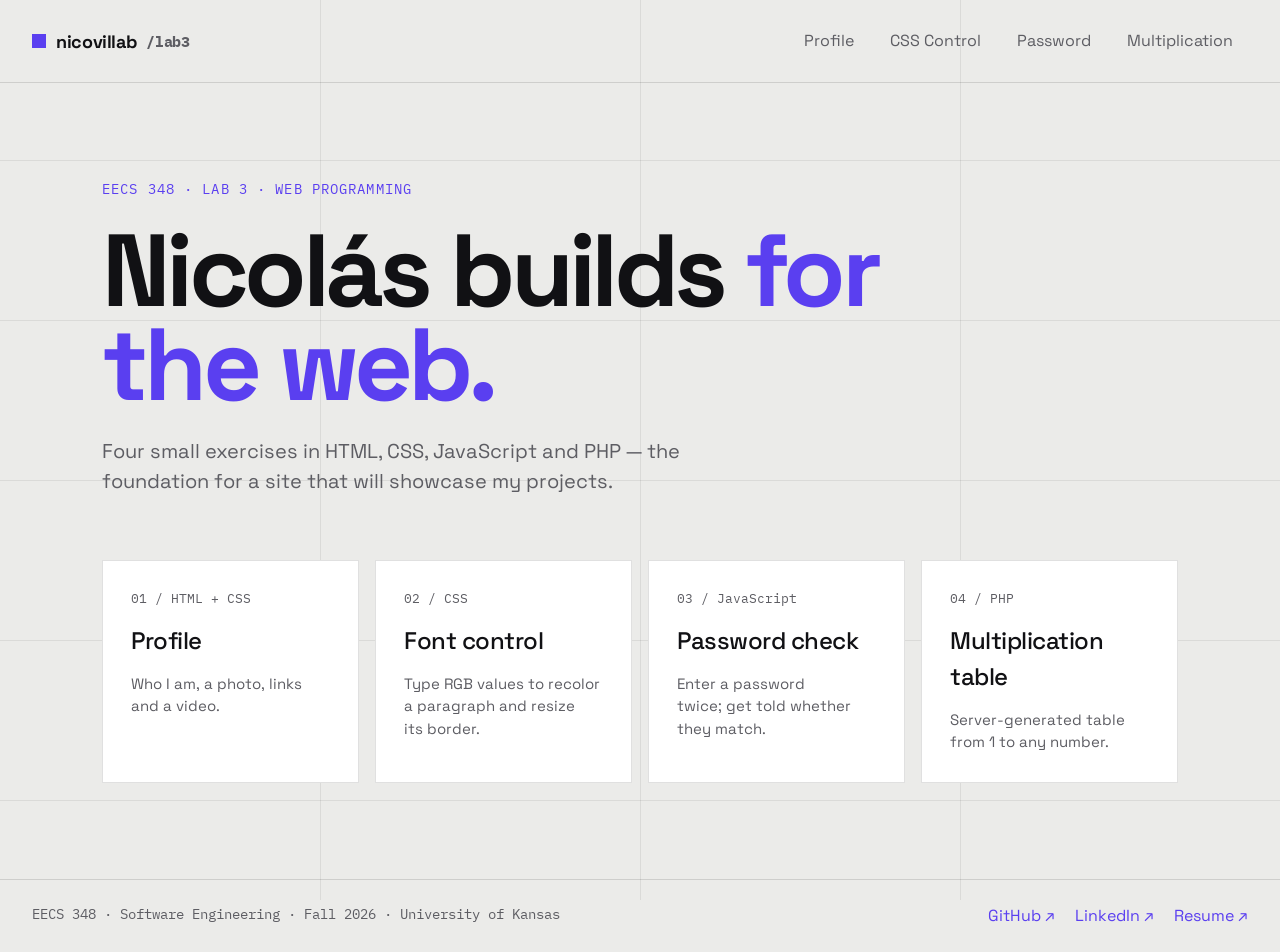
<file: site/index.html>
<!DOCTYPE html>
<html lang="en">
<head>
<meta charset="UTF-8">
<meta name="viewport" content="width=device-width, initial-scale=1">
<title>Home · Nicolás Villalobos</title>
<link rel="preconnect" href="https://fonts.googleapis.com">
<link href="https://fonts.googleapis.com/css2?family=Space+Grotesk:wght@400;500;700&family=IBM+Plex+Mono:wght@400;500&display=swap" rel="stylesheet">
<link rel="stylesheet" href="style.css">
<script src="script.js" defer></script>
</head>
<body>
<header class="nav">
  <a class="brand" href="index.html"><span class="sq"></span>nicovillab<span class="mono">/lab3</span></a>
  <nav>
    <a href="practice1.html">Profile</a>
    <a href="practice2.html">CSS Control</a>
    <a href="practice3.html">Password</a>
    <a href="practice4.php">Multiplication</a>
  </nav>
</header>
<main class="wrap">
  <section class="hero">
    <div class="eyebrow">EECS 348 · Lab 3 · Web Programming</div>
    <h1>Nicolás builds <em>for the web.</em></h1>
    <p class="lede">Four small exercises in HTML, CSS, JavaScript and PHP — the foundation for a site that will showcase my projects.</p>
  </section>
  <section class="grid">
    <a class="card" href="practice1.html"><span class="num">01 / HTML + CSS</span><h3>Profile</h3><p>Who I am, a photo, links and a video.</p></a>
    <a class="card" href="practice2.html"><span class="num">02 / CSS</span><h3>Font control</h3><p>Type RGB values to recolor a paragraph and resize its border.</p></a>
    <a class="card" href="practice3.html"><span class="num">03 / JavaScript</span><h3>Password check</h3><p>Enter a password twice; get told whether they match.</p></a>
    <a class="card" href="practice4.php"><span class="num">04 / PHP</span><h3>Multiplication table</h3><p>Server-generated table from 1 to any number.</p></a>
  </section>
</main>
<footer class="foot">
  <span class="mono">EECS 348 · Software Engineering · Fall 2026 · University of Kansas</span>
  <div class="links"><a href="https://github.com/nicovillab" target="_blank" rel="noopener">GitHub ↗</a><a href="https://www.linkedin.com/in/nicolas--villalobos/" target="_blank" rel="noopener">LinkedIn ↗</a><a href="Nicolas_Villalobos_Resume.pdf" target="_blank" rel="noopener">Resume ↗</a></div>
</footer>
</body>
</html>
</file>
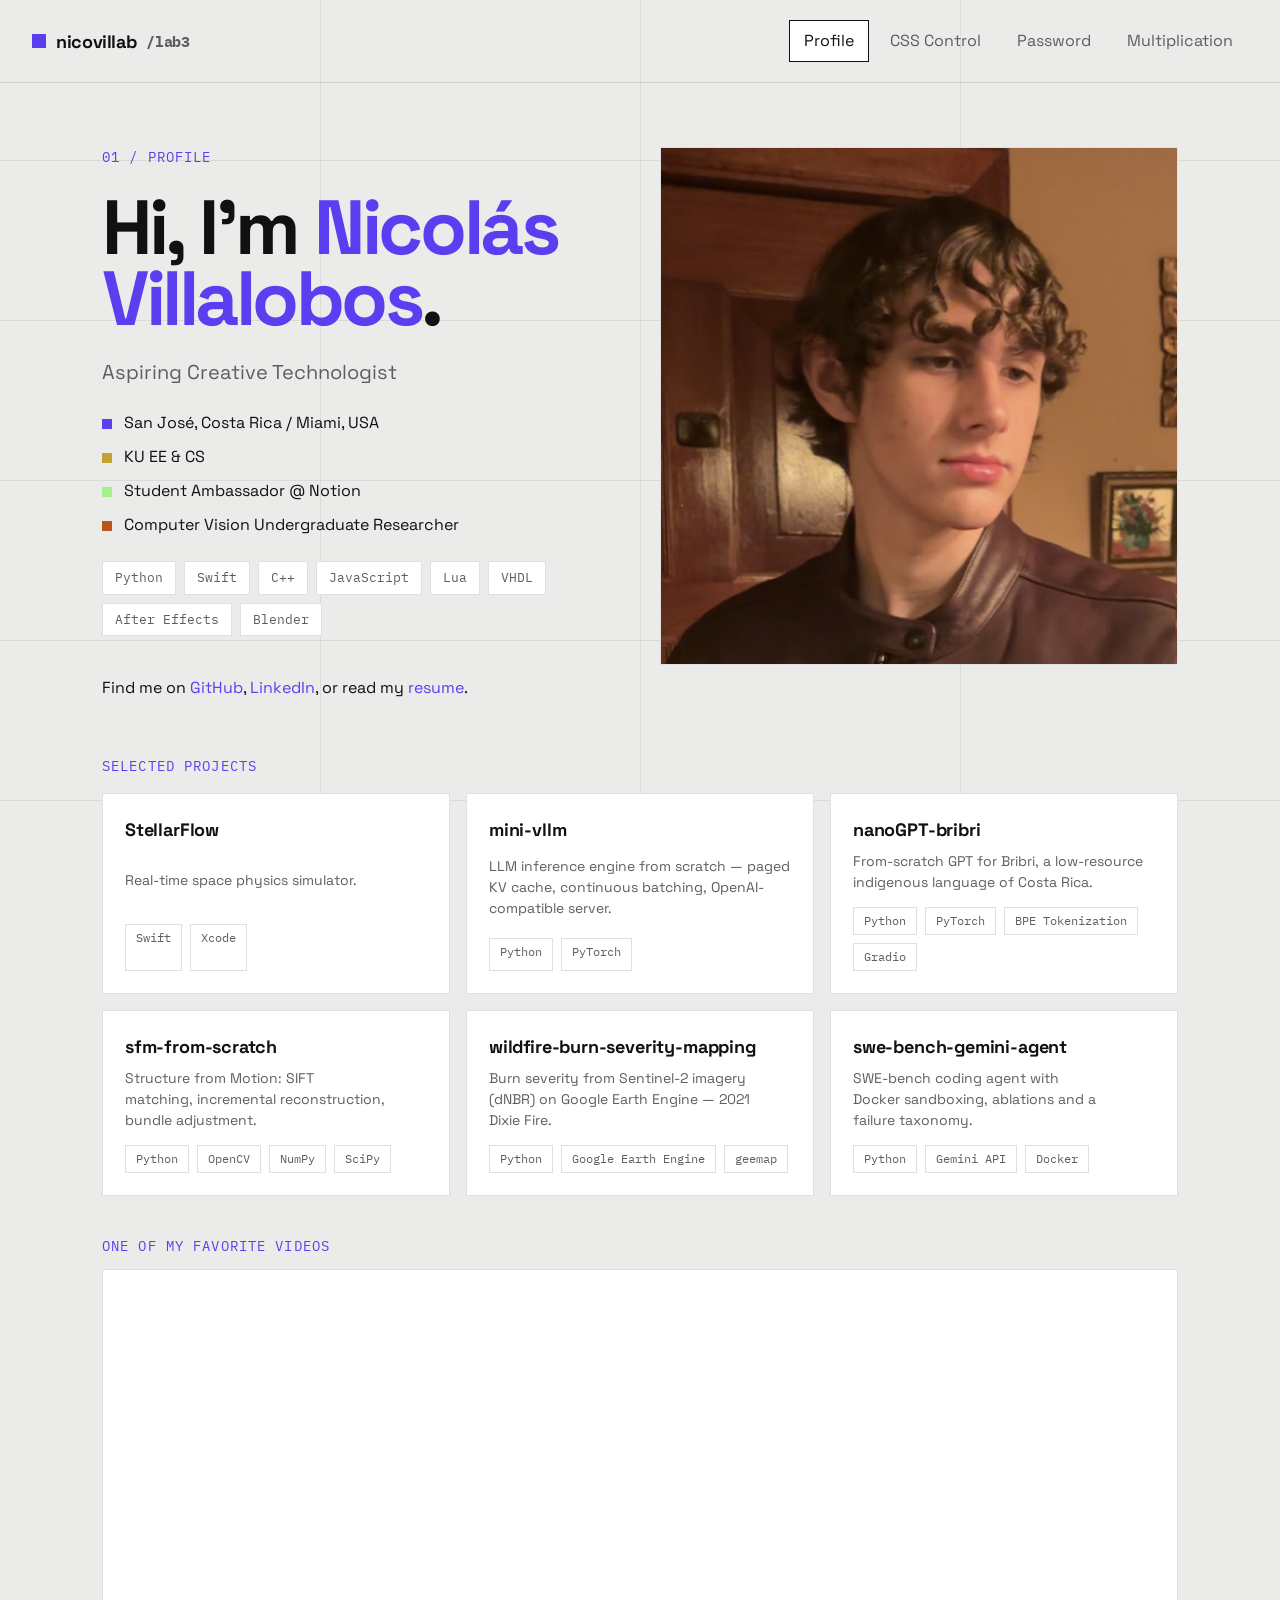
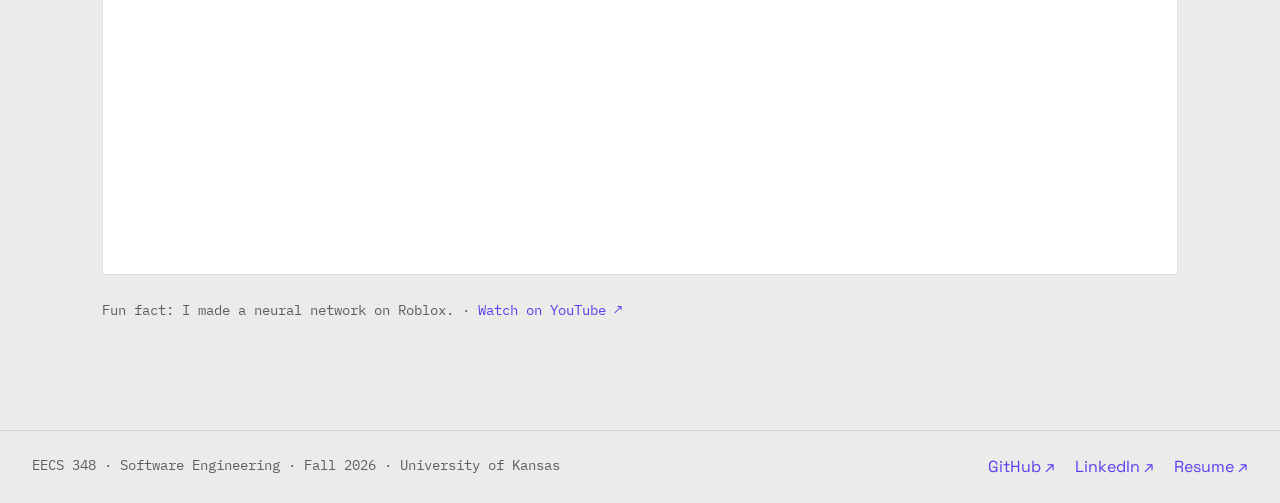
<file: site/practice1.html>
<!DOCTYPE html>
<html lang="en">
<head>
<meta charset="UTF-8">
<meta name="viewport" content="width=device-width, initial-scale=1">
<title>Profile · Nicolás Villalobos</title>
<link rel="preconnect" href="https://fonts.googleapis.com">
<link href="https://fonts.googleapis.com/css2?family=Space+Grotesk:wght@400;500;700&family=IBM+Plex+Mono:wght@400;500&display=swap" rel="stylesheet">
<link rel="stylesheet" href="style.css">
<script src="script.js" defer></script>
</head>
<body>
<header class="nav">
  <a class="brand" href="index.html"><span class="sq"></span>nicovillab<span class="mono">/lab3</span></a>
  <nav>
    <a href="practice1.html" class="on">Profile</a>
    <a href="practice2.html">CSS Control</a>
    <a href="practice3.html">Password</a>
    <a href="practice4.php">Multiplication</a>
  </nav>
</header>
<main class="wrap page">
  <div class="two">
    <div style="display:grid;gap:24px">
      <div class="eyebrow">01 / Profile</div>
      <h1>Hi, I'm <em class="hue">Nicolás Villalobos</em>.</h1>
      <p class="lede">Aspiring Creative Technologist</p>
      <ul class="facts">
        <li>San José, Costa Rica / Miami, USA</li>
        <li>KU EE &amp; CS</li>
        <li>Student Ambassador @ Notion</li>
        <li>Computer Vision Undergraduate Researcher</li>
      </ul>
      <div class="tags"><span>Python</span><span>Swift</span><span>C++</span><span>JavaScript</span><span>Lua</span><span>VHDL</span><span>After Effects</span><span>Blender</span></div>
      <p>Find me on <a href="https://github.com/nicovillab" target="_blank" rel="noopener">GitHub</a>, <a href="https://www.linkedin.com/in/nicolas--villalobos/" target="_blank" rel="noopener">LinkedIn</a>, or read my <a href="Nicolas_Villalobos_Resume.pdf" target="_blank" rel="noopener">resume</a>.</p>
    </div>
    <img class="photo" src="profile.png" alt="Nicolás Villalobos">
  </div>
  <div style="display:grid;gap:16px">
    <div class="eyebrow">Selected projects</div>
    <div class="projects">
      <a class="proj" href="https://github.com/nicovillab/StellarFlow" target="_blank" rel="noopener"><strong>StellarFlow</strong><span>Real-time space physics simulator.</span><div class="tags"><span>Swift</span><span>Xcode</span></div></a>
      <a class="proj" href="https://github.com/nicovillab/mini-vllm" target="_blank" rel="noopener"><strong>mini-vllm</strong><span>LLM inference engine from scratch — paged KV cache, continuous batching, OpenAI-compatible server.</span><div class="tags"><span>Python</span><span>PyTorch</span></div></a>
      <a class="proj" href="https://github.com/nicovillab/nanoGPT-bribri" target="_blank" rel="noopener"><strong>nanoGPT-bribri</strong><span>From-scratch GPT for Bribri, a low-resource indigenous language of Costa Rica.</span><div class="tags"><span>Python</span><span>PyTorch</span><span>BPE Tokenization</span><span>Gradio</span></div></a>
      <a class="proj" href="https://github.com/nicovillab/sfm-from-scratch" target="_blank" rel="noopener"><strong>sfm-from-scratch</strong><span>Structure from Motion: SIFT matching, incremental reconstruction, bundle adjustment.</span><div class="tags"><span>Python</span><span>OpenCV</span><span>NumPy</span><span>SciPy</span></div></a>
      <a class="proj" href="https://github.com/nicovillab/wildfire-burn-severity-mapping" target="_blank" rel="noopener"><strong>wildfire-burn-severity-mapping</strong><span>Burn severity from Sentinel-2 imagery (dNBR) on Google Earth Engine — 2021 Dixie Fire.</span><div class="tags"><span>Python</span><span>Google Earth Engine</span><span>geemap</span></div></a>
      <a class="proj" href="https://github.com/nicovillab/swe-bench-gemini-agent" target="_blank" rel="noopener"><strong>swe-bench-gemini-agent</strong><span>SWE-bench coding agent with Docker sandboxing, ablations and a failure taxonomy.</span><div class="tags"><span>Python</span><span>Gemini API</span><span>Docker</span></div></a>
    </div>
  </div>
  <div style="display:grid;gap:12px">
    <div class="eyebrow">One of my favorite videos</div>
    <div class="video"><iframe src="https://www.youtube-nocookie.com/embed/aircAruvnKk" title="But what is a neural network? — 3Blue1Brown" referrerpolicy="strict-origin-when-cross-origin" allow="accelerometer; clipboard-write; encrypted-media; gyroscope; picture-in-picture; web-share" allowfullscreen></iframe></div>
    <p class="mono">Fun fact: I made a neural network on Roblox. · <a href="https://www.youtube.com/watch?v=aircAruvnKk" target="_blank" rel="noopener">Watch on YouTube ↗</a></p>
  </div>
</main>
<footer class="foot">
  <span class="mono">EECS 348 · Software Engineering · Fall 2026 · University of Kansas</span>
  <div class="links"><a href="https://github.com/nicovillab" target="_blank" rel="noopener">GitHub ↗</a><a href="https://www.linkedin.com/in/nicolas--villalobos/" target="_blank" rel="noopener">LinkedIn ↗</a><a href="Nicolas_Villalobos_Resume.pdf" target="_blank" rel="noopener">Resume ↗</a></div>
</footer>
</body>
</html>
</file>
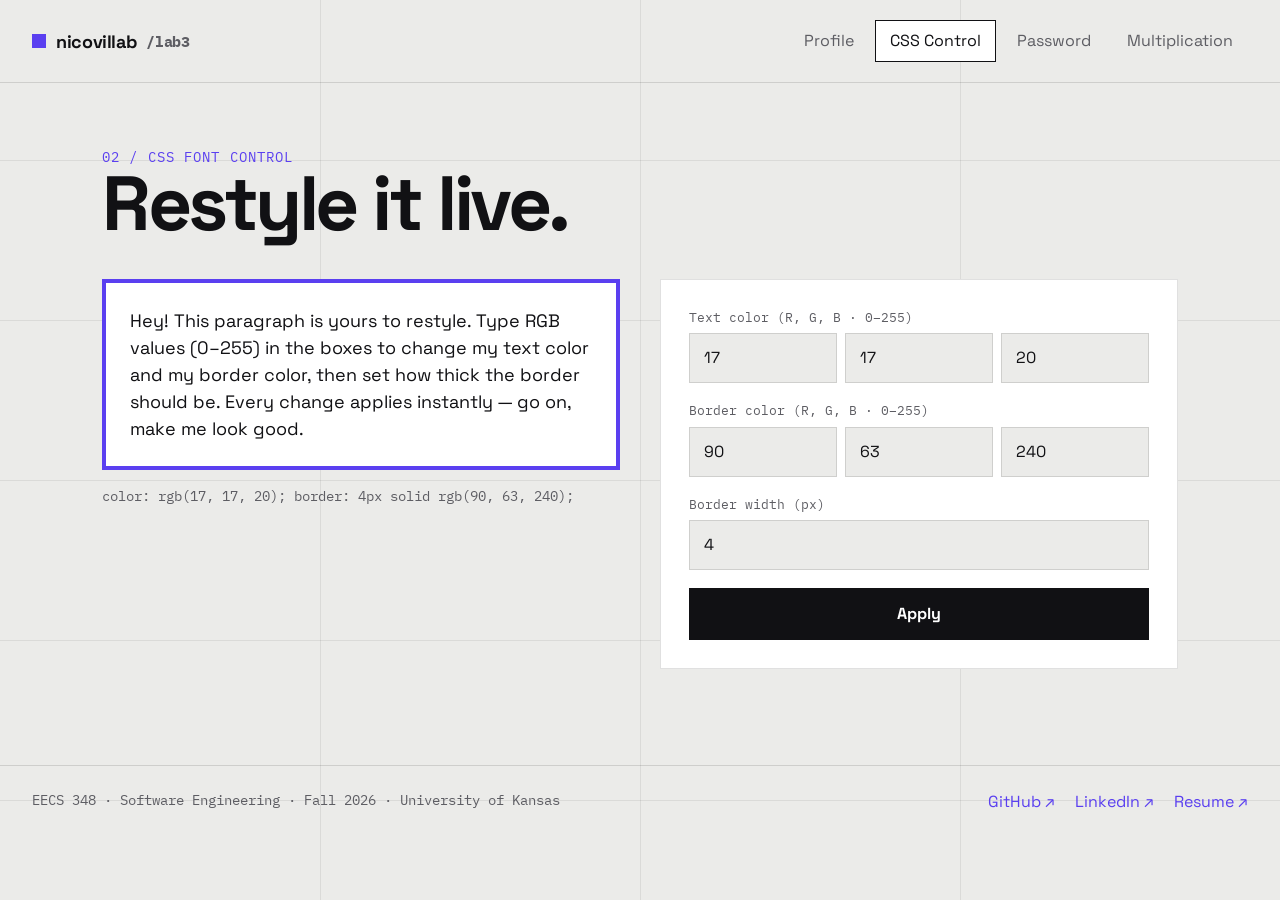
<file: site/practice2.html>
<!DOCTYPE html>
<html lang="en">
<head>
<meta charset="UTF-8">
<meta name="viewport" content="width=device-width, initial-scale=1">
<title>CSS Control · Nicolás Villalobos</title>
<link rel="preconnect" href="https://fonts.googleapis.com">
<link href="https://fonts.googleapis.com/css2?family=Space+Grotesk:wght@400;500;700&family=IBM+Plex+Mono:wght@400;500&display=swap" rel="stylesheet">
<link rel="stylesheet" href="style.css">
<script src="script.js" defer></script>
</head>
<body>
<header class="nav">
  <a class="brand" href="index.html"><span class="sq"></span>nicovillab<span class="mono">/lab3</span></a>
  <nav>
    <a href="practice1.html">Profile</a>
    <a href="practice2.html" class="on">CSS Control</a>
    <a href="practice3.html">Password</a>
    <a href="practice4.php">Multiplication</a>
  </nav>
</header>
<main class="wrap page">
  <div>
    <div class="eyebrow">02 / CSS Font Control</div>
    <h1>Restyle it live.</h1>
  </div>
  <div class="two">
    <div style="display:grid;gap:16px">
      <p id="demo">Hey! This paragraph is yours to restyle. Type RGB values (0–255) in the boxes to change my text color and my border color, then set how thick the border should be. Every change applies instantly — go on, make me look good.</p>
      <div id="cssOut" class="mono"></div>
    </div>
    <form class="panel" onsubmit="applyStyle();return false;">
      <div class="field"><label>Text color (R, G, B · 0–255)</label>
        <div class="rgb"><input id="tr" type="number" min="0" max="255" value="17"><input id="tg" type="number" min="0" max="255" value="17"><input id="tb" type="number" min="0" max="255" value="20"></div></div>
      <div class="field"><label>Border color (R, G, B · 0–255)</label>
        <div class="rgb"><input id="br" type="number" min="0" max="255" value="90"><input id="bg" type="number" min="0" max="255" value="63"><input id="bb" type="number" min="0" max="255" value="240"></div></div>
      <div class="field"><label>Border width (px)</label><input id="bw" type="number" min="0" max="60" value="4"></div>
      <button class="btn" type="submit">Apply</button>
    </form>
  </div>
</main>
<footer class="foot">
  <span class="mono">EECS 348 · Software Engineering · Fall 2026 · University of Kansas</span>
  <div class="links"><a href="https://github.com/nicovillab" target="_blank" rel="noopener">GitHub ↗</a><a href="https://www.linkedin.com/in/nicolas--villalobos/" target="_blank" rel="noopener">LinkedIn ↗</a><a href="Nicolas_Villalobos_Resume.pdf" target="_blank" rel="noopener">Resume ↗</a></div>
</footer>
</body>
</html>
</file>
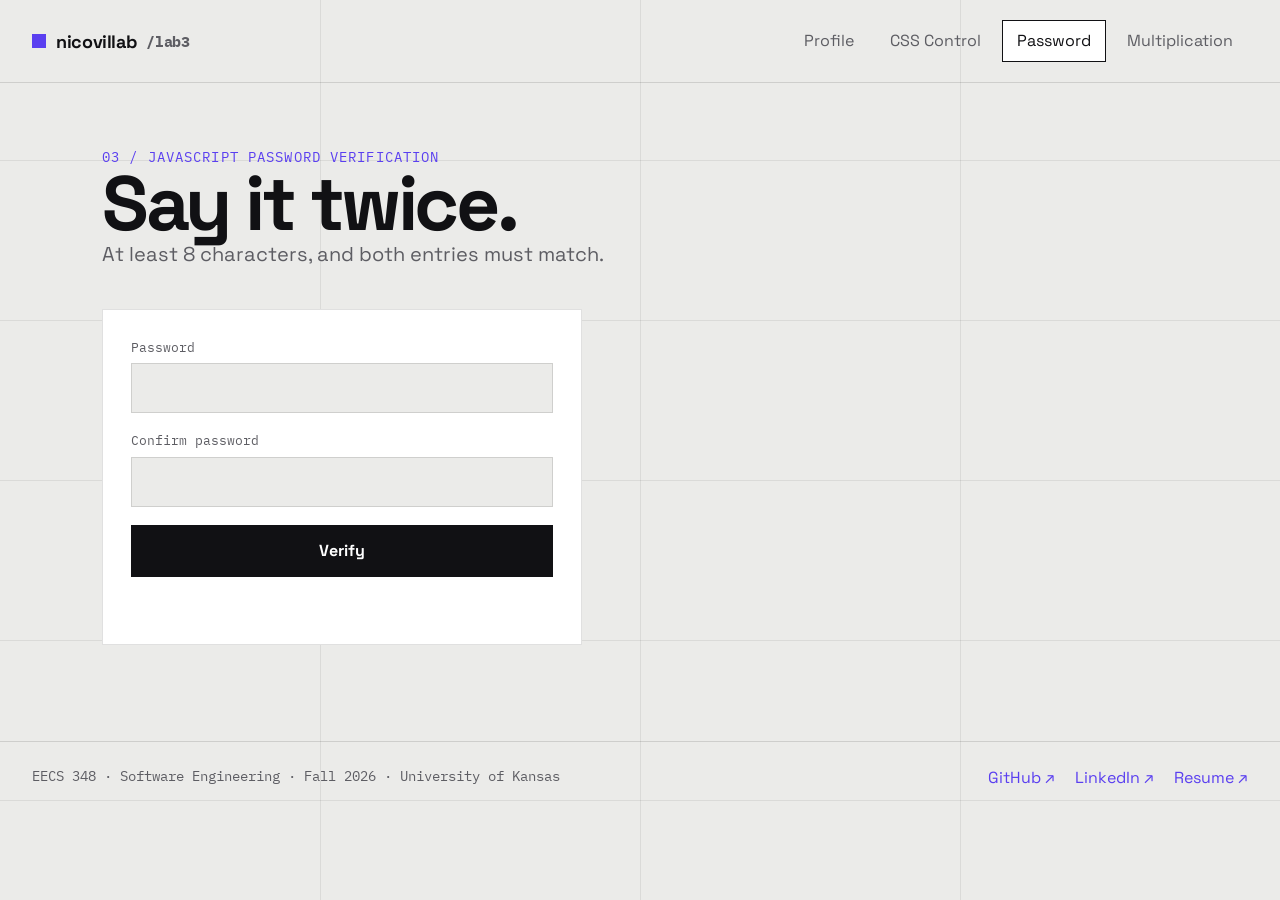
<file: site/practice3.html>
<!DOCTYPE html>
<html lang="en">
<head>
<meta charset="UTF-8">
<meta name="viewport" content="width=device-width, initial-scale=1">
<title>Password · Nicolás Villalobos</title>
<link rel="preconnect" href="https://fonts.googleapis.com">
<link href="https://fonts.googleapis.com/css2?family=Space+Grotesk:wght@400;500;700&family=IBM+Plex+Mono:wght@400;500&display=swap" rel="stylesheet">
<link rel="stylesheet" href="style.css">
<script src="script.js" defer></script>
</head>
<body>
<header class="nav">
  <a class="brand" href="index.html"><span class="sq"></span>nicovillab<span class="mono">/lab3</span></a>
  <nav>
    <a href="practice1.html">Profile</a>
    <a href="practice2.html">CSS Control</a>
    <a href="practice3.html" class="on">Password</a>
    <a href="practice4.php">Multiplication</a>
  </nav>
</header>
<main class="wrap page">
  <div>
    <div class="eyebrow">03 / JavaScript Password Verification</div>
    <h1>Say it twice.</h1>
    <p class="lede">At least 8 characters, and both entries must match.</p>
  </div>
  <form class="panel" style="max-width:480px" onsubmit="verifyPassword();return false;">
    <div class="field"><label for="pw1">Password</label><input id="pw1" type="password" autocomplete="new-password"></div>
    <div class="field"><label for="pw2">Confirm password</label><input id="pw2" type="password" autocomplete="new-password"></div>
    <button class="btn" type="submit">Verify</button>
    <div id="pwMsg" class="msg"></div>
  </form>
</main>
<div id="popup" class="popup" hidden>
  <div class="popup-card">
    <div id="popupTitle" class="popup-title">Passwords match</div>
    <p id="popupText" class="popup-text"></p>
    <button class="btn" type="button" onclick="closePopup()">OK</button>
  </div>
</div>
<footer class="foot">
  <span class="mono">EECS 348 · Software Engineering · Fall 2026 · University of Kansas</span>
  <div class="links"><a href="https://github.com/nicovillab" target="_blank" rel="noopener">GitHub ↗</a><a href="https://www.linkedin.com/in/nicolas--villalobos/" target="_blank" rel="noopener">LinkedIn ↗</a><a href="Nicolas_Villalobos_Resume.pdf" target="_blank" rel="noopener">Resume ↗</a></div>
</footer>
</body>
</html>
</file>
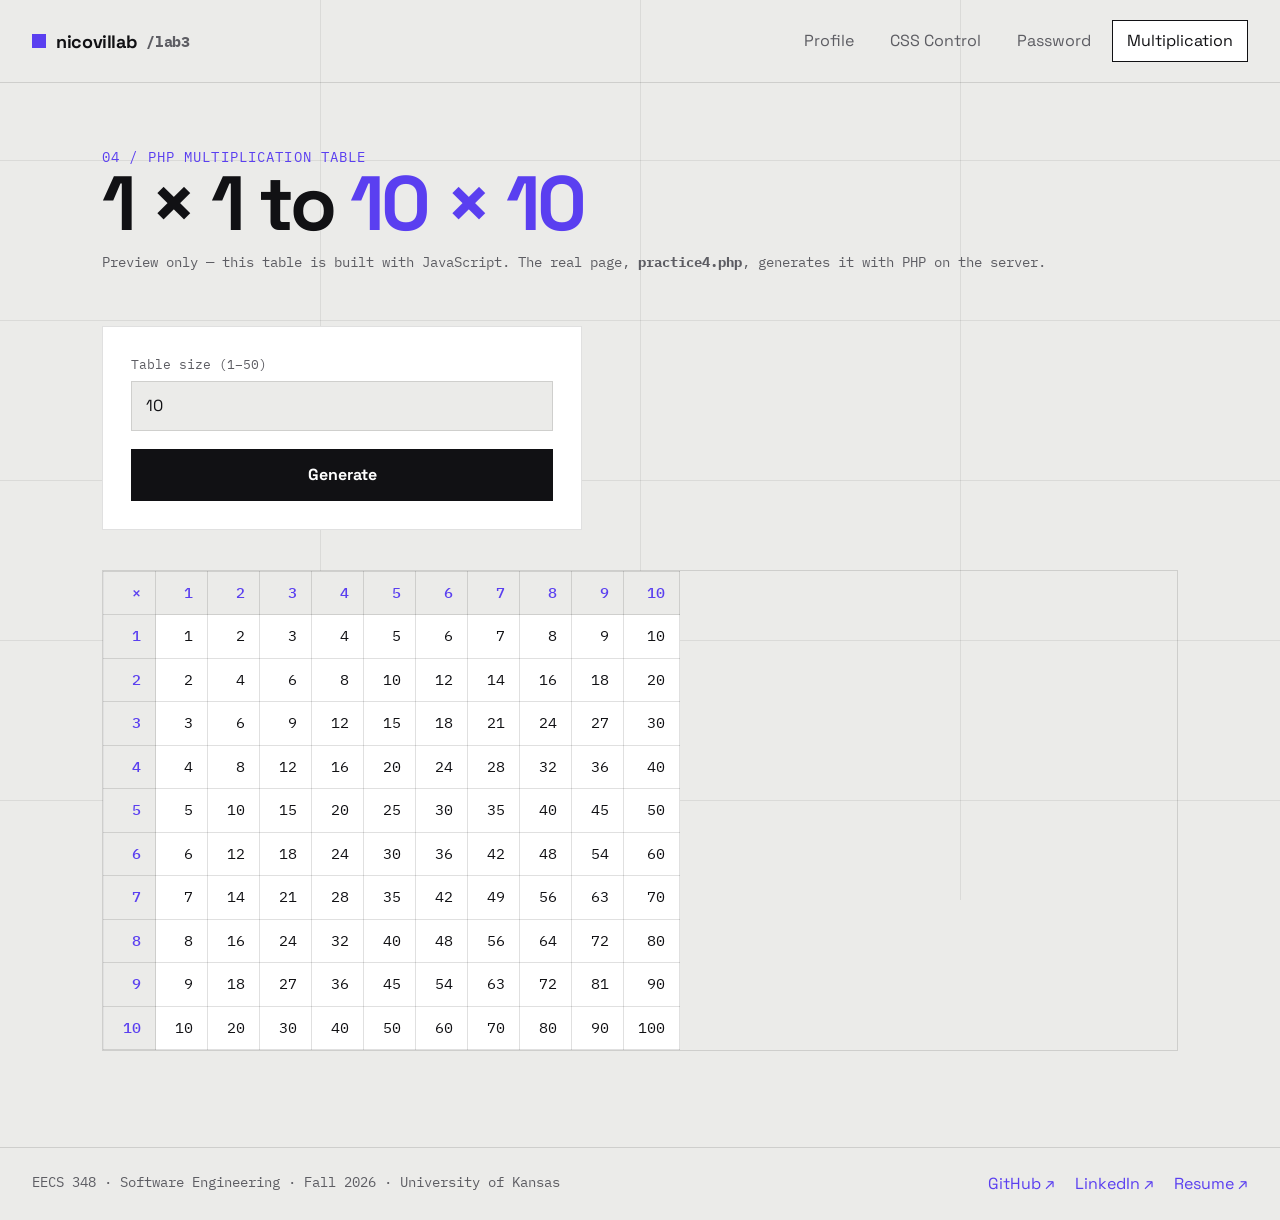
<file: site/practice4-preview.html>
<!DOCTYPE html>
<html lang="en">
<head>
<meta charset="UTF-8">
<meta name="viewport" content="width=device-width, initial-scale=1">
<title>Multiplication Table · Nicolás Villalobos</title>
<link rel="preconnect" href="https://fonts.googleapis.com">
<link href="https://fonts.googleapis.com/css2?family=Space+Grotesk:wght@400;500;700&family=IBM+Plex+Mono:wght@400;500&display=swap" rel="stylesheet">
<link rel="stylesheet" href="style.css">
<script src="script.js" defer></script>
</head>
<body>
<header class="nav">
  <a class="brand" href="index.html"><span class="sq"></span>nicovillab<span class="mono">/lab3</span></a>
  <nav>
    <a href="practice1.html">Profile</a>
    <a href="practice2.html">CSS Control</a>
    <a href="practice3.html">Password</a>
    <a href="practice4-preview.html" class="on">Multiplication</a>
  </nav>
</header>
<main class="wrap page">
  <div>
    <div class="eyebrow">04 / PHP Multiplication Table</div>
    <h1>1 × 1 to <em><span class="nOut"></span> × <span class="nOut"></span></em></h1>
    <span id="phpFlag" hidden></span>
    <p id="phpNote" class="mono" hidden>Preview only — this table is built with JavaScript. The real page, <b>practice4.php</b>, generates it with PHP on the server.</p>
  </div>
  <form class="panel" method="get" action="practice4-preview.html" style="max-width:480px">
    <div class="field"><label for="n">Table size (1–50)</label><input id="n" name="n" type="number" min="1" max="50" value=""></div>
    <button class="btn" type="submit">Generate</button>
  </form>
  <div class="scroll">
    <table class="mult" id="multTable">
    </table>
  </div>
</main>
<footer class="foot">
  <span class="mono">EECS 348 · Software Engineering · Fall 2026 · University of Kansas</span>
  <div class="links"><a href="https://github.com/nicovillab" target="_blank" rel="noopener">GitHub ↗</a><a href="https://www.linkedin.com/in/nicolas--villalobos/" target="_blank" rel="noopener">LinkedIn ↗</a><a href="Nicolas_Villalobos_Resume.pdf" target="_blank" rel="noopener">Resume ↗</a></div>
</footer>
</body>
</html>
</file>
<file: site/style.css>
:root{
  --bg:#ebebe9; --card:#ffffff; --line:rgba(0,0,0,.12); --ink:#111114; --muted:#5d5d63;
  --violet:#5a3ff0; --gold:#c4a232; --mint:#a5f08a; --lav:#b39cfb; --rust:#b8571a;
  --display:'Space Grotesk',Helvetica,Arial,sans-serif; --mono:'IBM Plex Mono',ui-monospace,monospace;
}
*{box-sizing:border-box}
html,body{margin:0;background:var(--bg);color:var(--ink);font-family:var(--display);line-height:1.5;text-wrap:pretty}
#trail{position:fixed;inset:0;z-index:0;pointer-events:none}
.nav,.wrap,.foot{position:relative;z-index:1}
a{color:var(--violet);text-decoration:none}
a:hover{color:var(--ink);text-decoration:underline}
.mono{font-family:var(--mono);font-size:.85em;color:var(--muted)}
.nav{display:flex;justify-content:space-between;align-items:center;gap:24px;padding:20px 32px;border-bottom:1px solid var(--line);flex-wrap:wrap}
.brand{color:var(--ink);font-weight:700;letter-spacing:-.02em;display:flex;align-items:center;gap:10px;font-size:18px}
.brand .sq{width:14px;height:14px;background:var(--violet)}
.nav nav{display:flex;gap:6px;flex-wrap:wrap}
.nav nav a{color:var(--muted);padding:8px 14px;border:1px solid transparent}
.nav nav a:hover{color:var(--ink);text-decoration:none;border-color:var(--line);background:var(--card)}
.nav nav a.on{color:var(--ink);border-color:var(--ink);background:var(--card)}
.wrap{max-width:1140px;margin:0 auto;padding:0 32px}
.hero{padding:96px 0 64px;display:grid;gap:24px}
.eyebrow{font-family:var(--mono);color:var(--violet);font-size:14px;letter-spacing:.08em;text-transform:uppercase}
h1{font-size:clamp(44px,8vw,112px);line-height:.92;letter-spacing:-.045em;margin:0;font-weight:700;max-width:14ch}
h1 em{font-style:normal;color:var(--violet)}
.lede{font-size:20px;color:var(--muted);max-width:52ch;margin:0}
.grid{display:grid;grid-template-columns:repeat(auto-fit,minmax(230px,1fr));gap:16px;padding:0 0 96px}
.card{display:flex;flex-direction:column;gap:14px;padding:28px;border:1px solid var(--line);background:var(--card);color:var(--ink);transition:transform .2s,border-color .2s,box-shadow .2s}
.card:hover{transform:translateY(-4px);border-color:var(--ink);box-shadow:6px 6px 0 var(--violet);text-decoration:none;color:var(--ink)}
.card .num{font-family:var(--mono);color:var(--muted);font-size:13px}
.card h3{margin:0;font-size:24px;letter-spacing:-.02em;font-weight:500}
.card p{margin:0;color:var(--muted);font-size:15px}
.page{padding:64px 32px 96px;display:grid;gap:40px}
.page h1{font-size:clamp(36px,6vw,80px)}
.two{display:grid;grid-template-columns:repeat(auto-fit,minmax(280px,1fr));gap:40px;align-items:start}
.panel{border:1px solid var(--line);background:var(--card);padding:28px;display:grid;gap:18px}
.field{display:grid;gap:6px}
.field label{font-family:var(--mono);font-size:13px;color:var(--muted)}
.field input{background:var(--bg);border:1px solid var(--line);color:var(--ink);padding:12px 14px;font:inherit;font-size:16px;width:100%}
.field input:focus{outline:2px solid var(--violet);outline-offset:1px;border-color:transparent}
.rgb{display:grid;grid-template-columns:repeat(3,1fr);gap:8px}
.btn{background:var(--ink);color:#fff;border:0;padding:14px 22px;font:inherit;font-weight:700;font-size:16px;cursor:pointer}
.btn:hover{background:var(--violet)}
.msg{font-family:var(--mono);font-size:14px;min-height:1.5em}
.msg.ok{color:#237a3a} .msg.bad{color:var(--rust)}
#demo{border:4px solid rgb(90,63,240);color:rgb(17,17,20);background:var(--card);padding:24px;font-size:18px;margin:0}
.photo{width:100%;aspect-ratio:1;object-fit:cover;border:1px solid var(--line);background:var(--card)}
.video{aspect-ratio:16/9;width:100%;border:1px solid var(--line);overflow:hidden;background:var(--card)}
.video iframe{width:100%;height:100%;border:0;display:block}
.tags{display:flex;flex-wrap:wrap;gap:8px}
.tags span{font-family:var(--mono);font-size:13px;padding:6px 12px;border:1px solid var(--line);background:var(--card);color:var(--muted)}
.facts{display:grid;gap:10px;margin:0;padding:0;list-style:none}
.facts li{display:flex;gap:12px;align-items:baseline}
.facts li::before{content:"";width:10px;height:10px;flex:none;background:var(--violet);transform:translateY(1px)}
.facts li:nth-child(2)::before{background:var(--gold)} .facts li:nth-child(3)::before{background:var(--mint)} .facts li:nth-child(4)::before{background:var(--rust)} .facts li:nth-child(5)::before{background:var(--rust)}
.projects{display:grid;grid-template-columns:repeat(auto-fit,minmax(260px,1fr));gap:16px}
.proj{display:grid;gap:8px;padding:22px;border:1px solid var(--line);background:var(--card);color:var(--ink)}
.proj:hover{border-color:var(--ink);text-decoration:none;color:var(--ink)}
.proj strong{font-size:18px;letter-spacing:-.01em}
.proj span{color:var(--muted);font-size:14px}
.proj .tags{margin-top:6px}
.proj .tags span{padding:4px 10px;font-size:12px}
table.mult{border-collapse:collapse;font-family:var(--mono);font-size:15px;background:var(--card)}
table.mult td,table.mult th{border:1px solid var(--line);padding:10px 14px;text-align:right;min-width:52px}
table.mult th{background:var(--bg);color:var(--violet);font-weight:500}
table.mult td:hover{background:var(--lav)}
.scroll{overflow-x:auto;border:1px solid var(--line)}
.foot{display:flex;justify-content:space-between;gap:16px;flex-wrap:wrap;padding:24px 32px;border-top:1px solid var(--line)}
.foot .links{display:flex;gap:20px}

.popup{position:fixed;inset:0;z-index:10;background:rgba(17,17,20,.45);display:flex;align-items:center;justify-content:center;padding:24px}
.popup[hidden]{display:none}
.popup-card{background:var(--card);border:1px solid var(--ink);box-shadow:8px 8px 0 var(--violet);padding:32px;max-width:420px;width:100%;display:grid;gap:12px;justify-items:start}
.popup-title{font-size:28px;font-weight:700;letter-spacing:-.03em;line-height:1.1}
.popup-text{margin:0 0 8px;color:var(--muted)}

.hue{animation:hue 12s linear infinite}
@keyframes hue{0%{color:#57068c}25%{color:#5a3ff0}50%{color:#b8571a}75%{color:#237a3a}100%{color:#57068c}}
</file>
